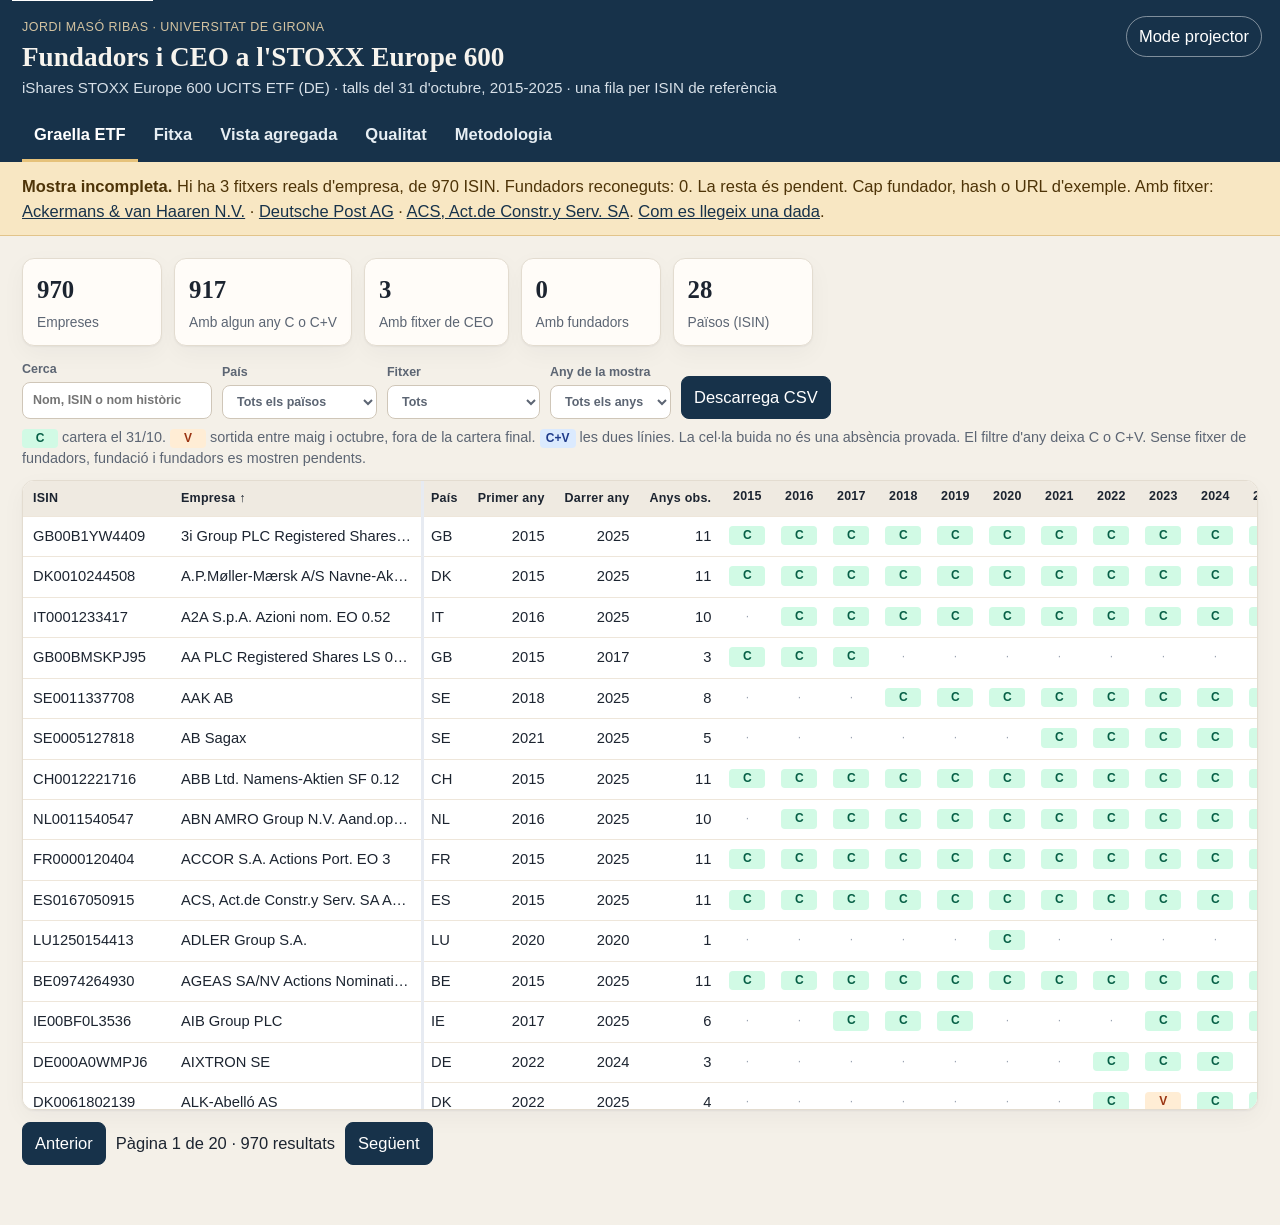
<file: index.html>
<!doctype html>
<html lang="ca">
<head>
<meta charset="utf-8">
<meta name="viewport" content="width=device-width, initial-scale=1">
<title>Fundadors i CEO · STOXX Europe 600</title>
<link rel="stylesheet" href="assets/app.css">
</head>
<body>
<a class="skip" href="#contingut">Ves al contingut</a>
<header>
  <div class="brand">
    <p class="kicker">Jordi Masó Ribas · Universitat de Girona</p>
    <h1>Fundadors i CEO a l'STOXX Europe 600</h1>
    <p class="sub">iShares STOXX Europe 600 UCITS ETF (DE) · talls del 31 d'octubre, 2015-2025 · una fila per ISIN de referència</p>
  </div>
  <div class="tools">
    <button type="button" id="proj" aria-pressed="false">Mode projector</button>
  </div>
  <nav id="nav" aria-label="Seccions">
    <a href="#graella" data-view="graella">Graella ETF</a>
    <a href="#fitxa" data-view="fitxa">Fitxa</a>
    <a href="#agregada" data-view="agregada">Vista agregada</a>
    <a href="#qualitat" data-view="qualitat">Qualitat</a>
    <a href="#metodologia" data-view="metodologia">Metodologia</a>
  </nav>
</header>
<div class="banner" id="banner"><p>S'estan llegint les dades.</p></div>
<main id="contingut" tabindex="-1"><p class="empty">S'estan carregant els fitxers.</p></main>
<div id="drawer" hidden>
  <div class="panel" id="panel" role="dialog" aria-modal="true" aria-labelledby="drawer-title"></div>
</div>
<script src="assets/rules.js"></script>
<script src="assets/app.js"></script>
</body>
</html>
</file>
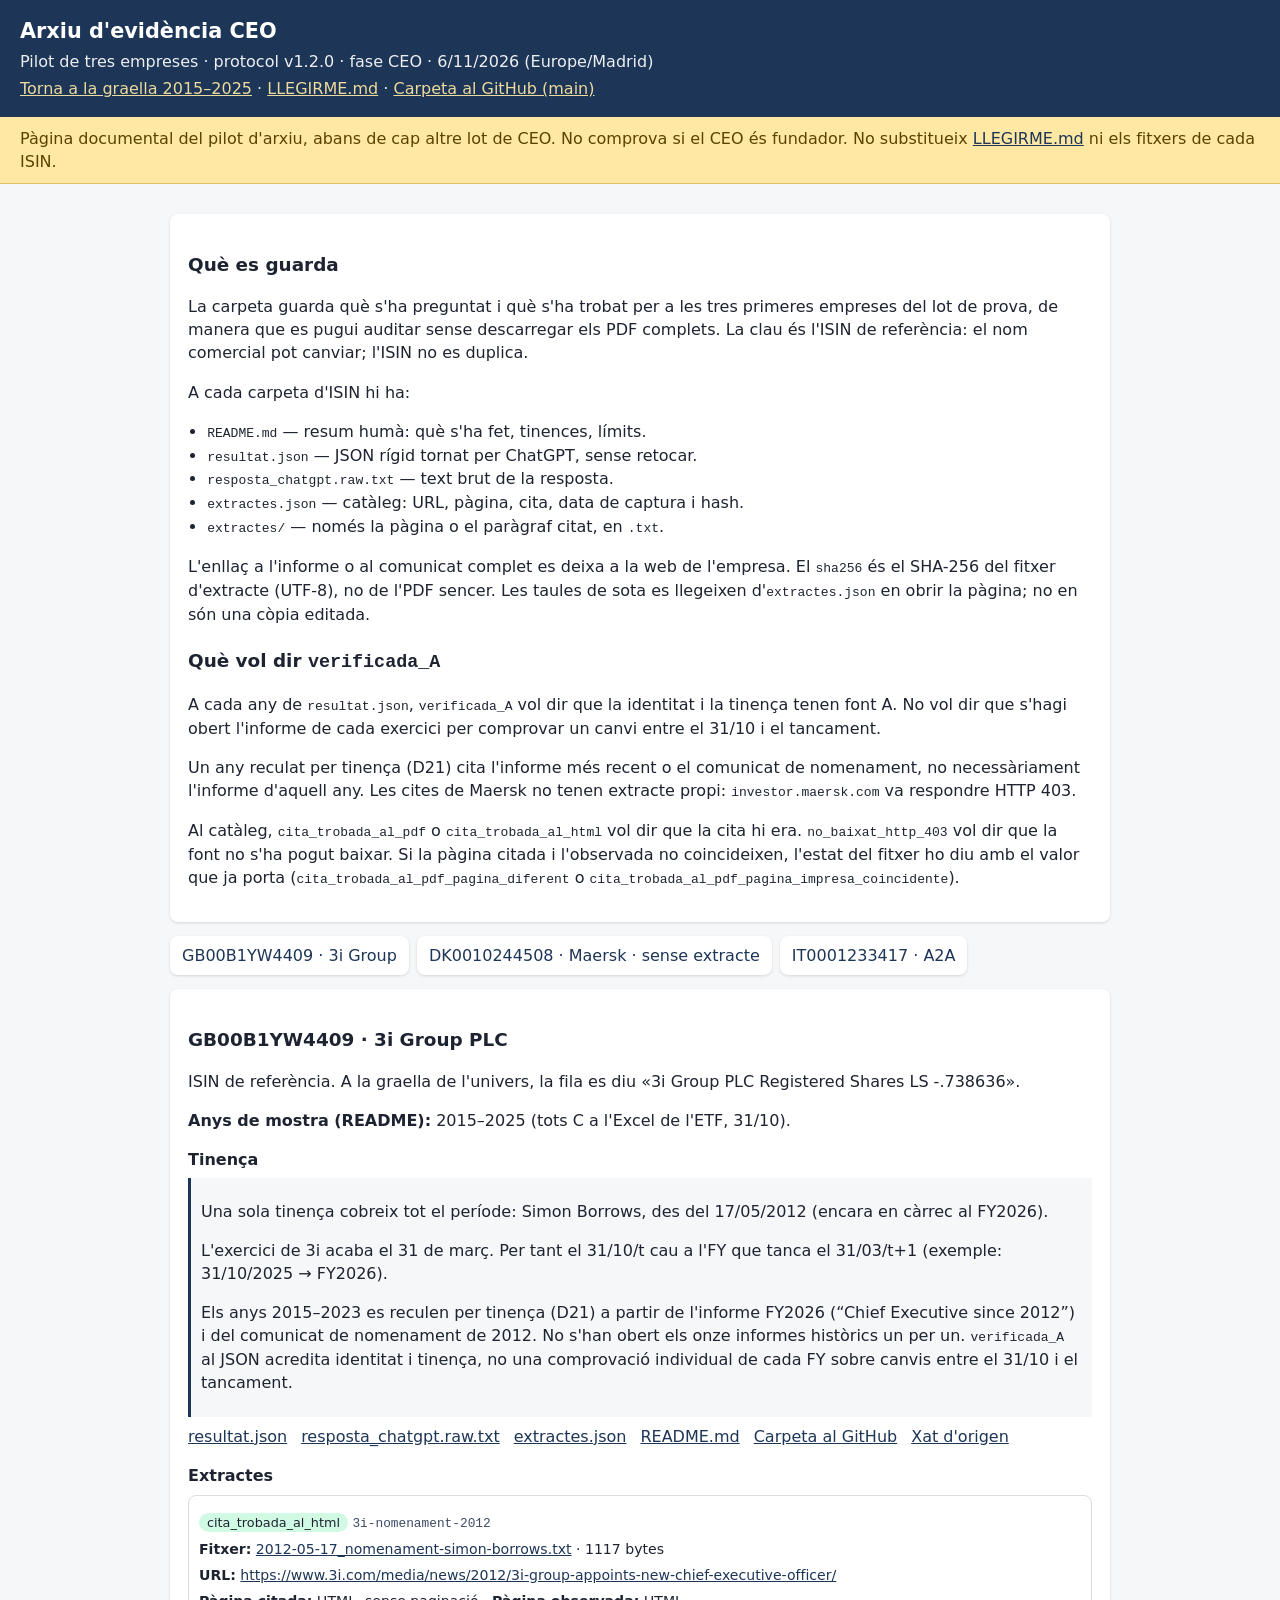
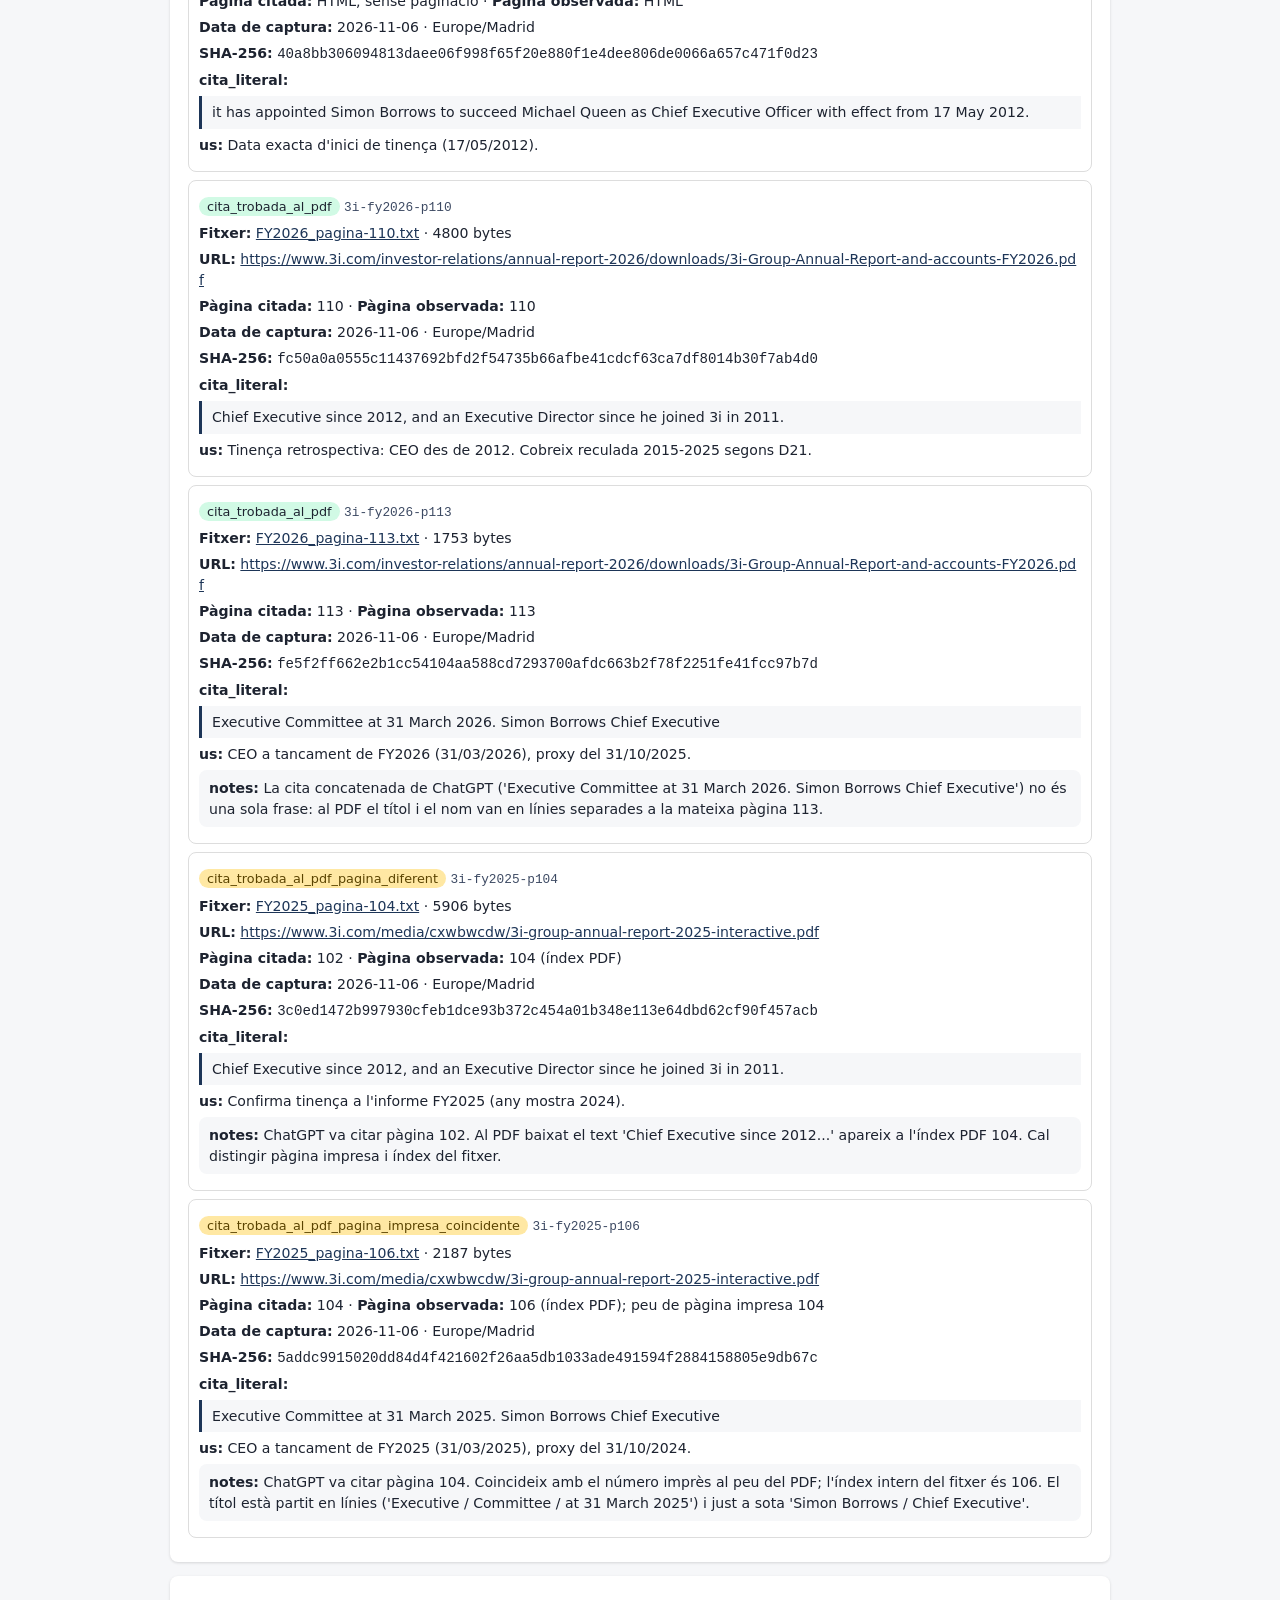
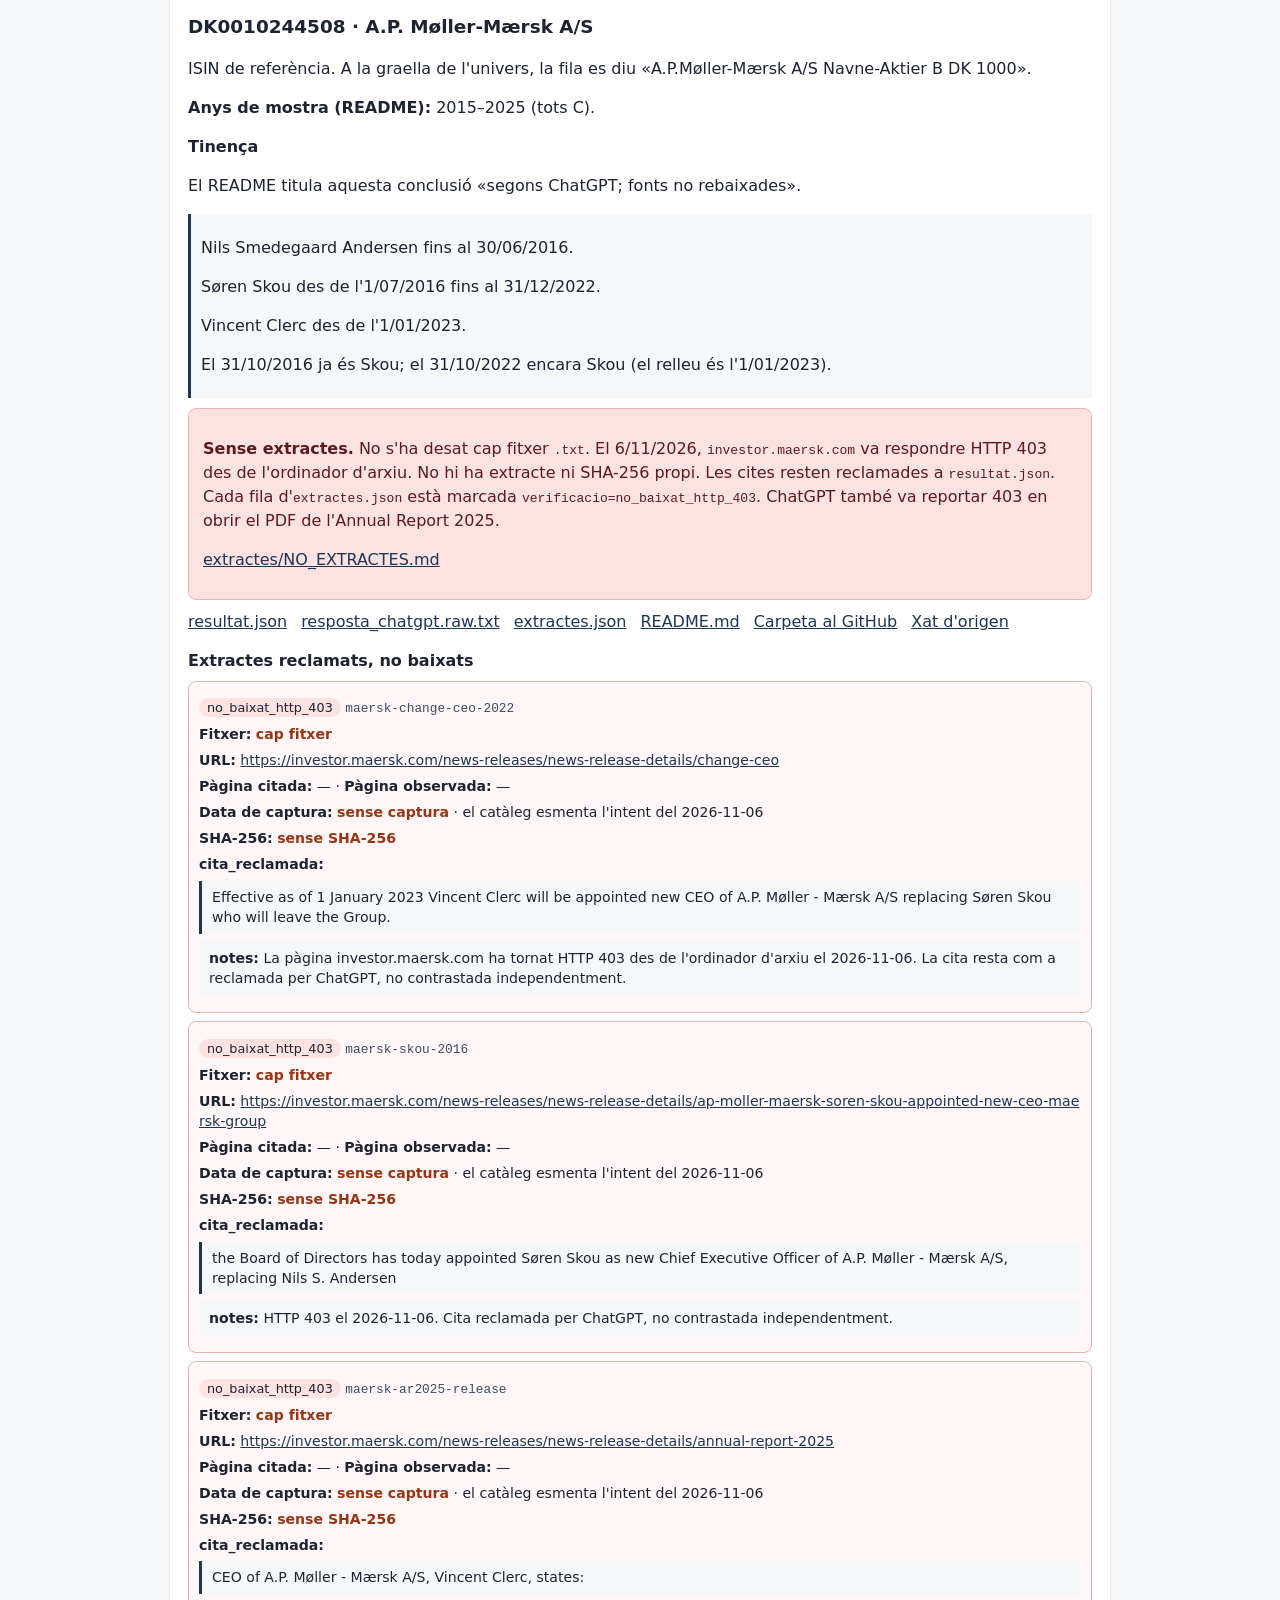
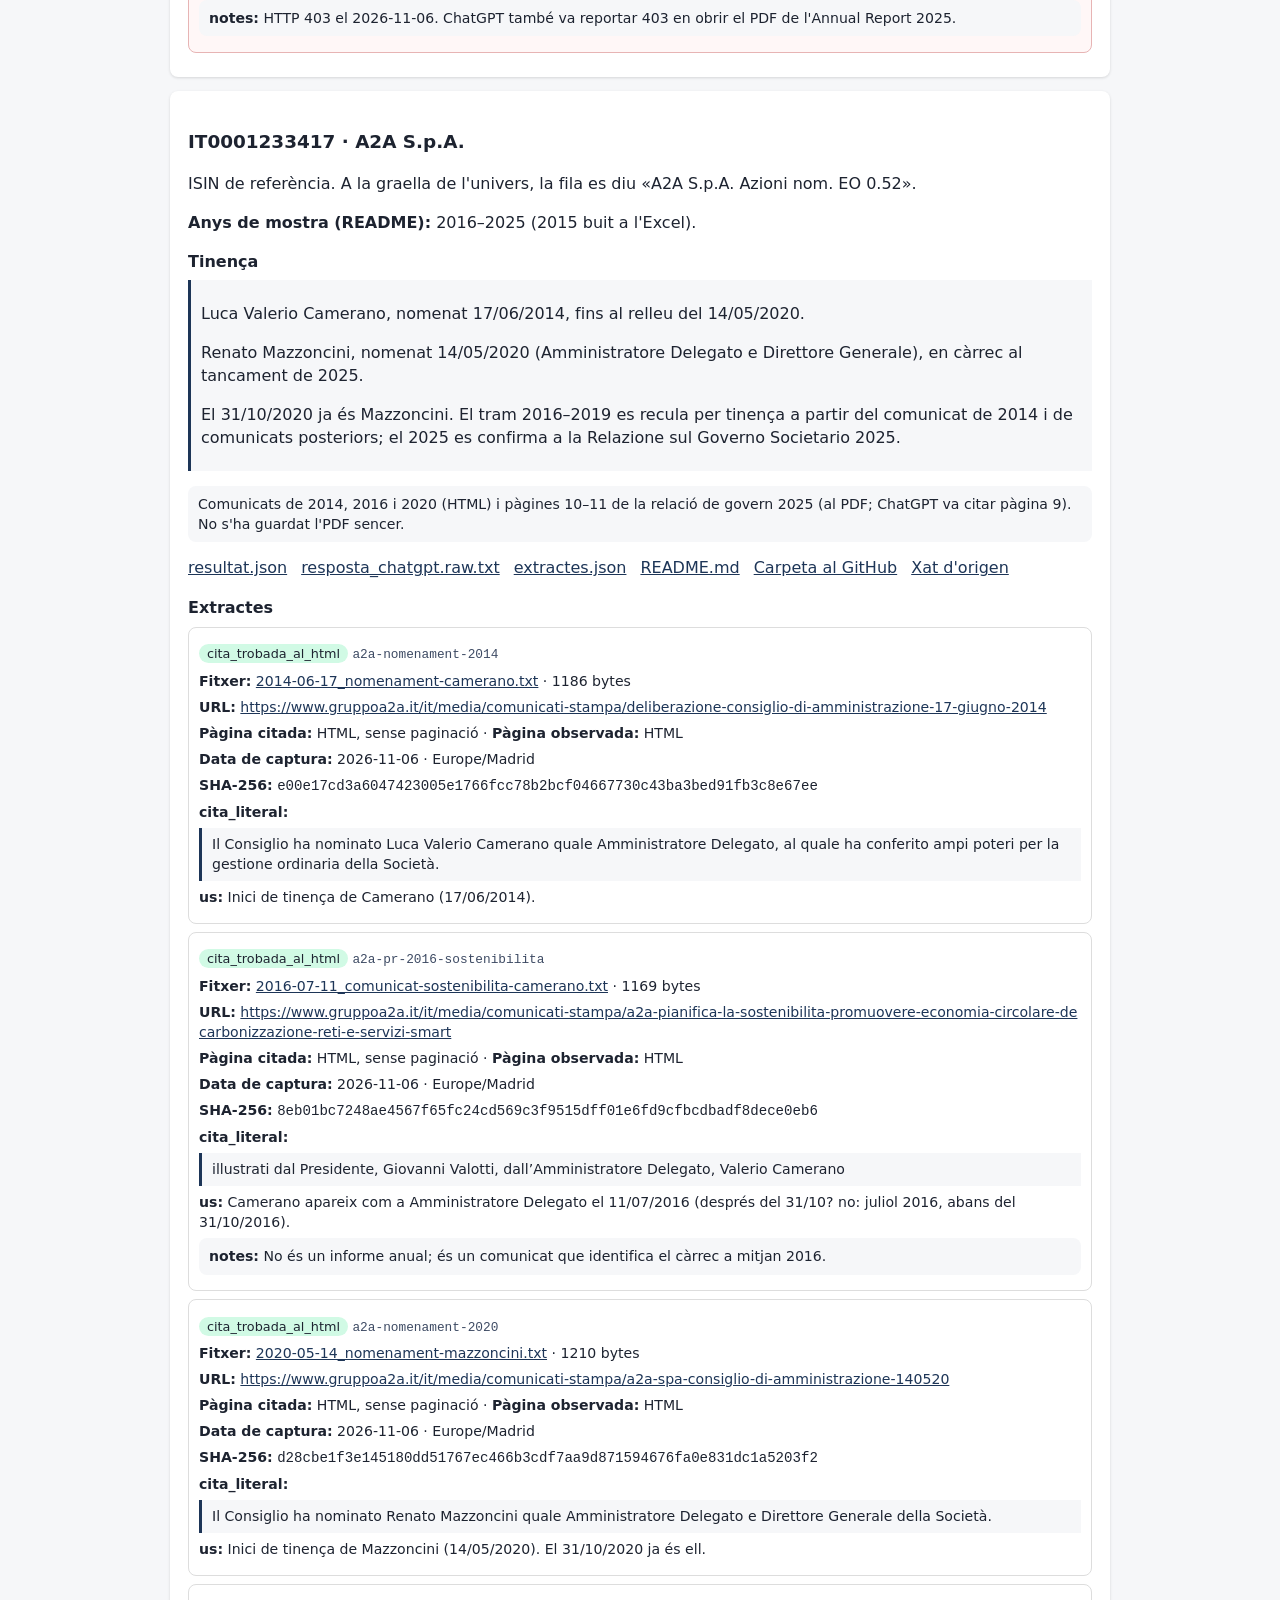
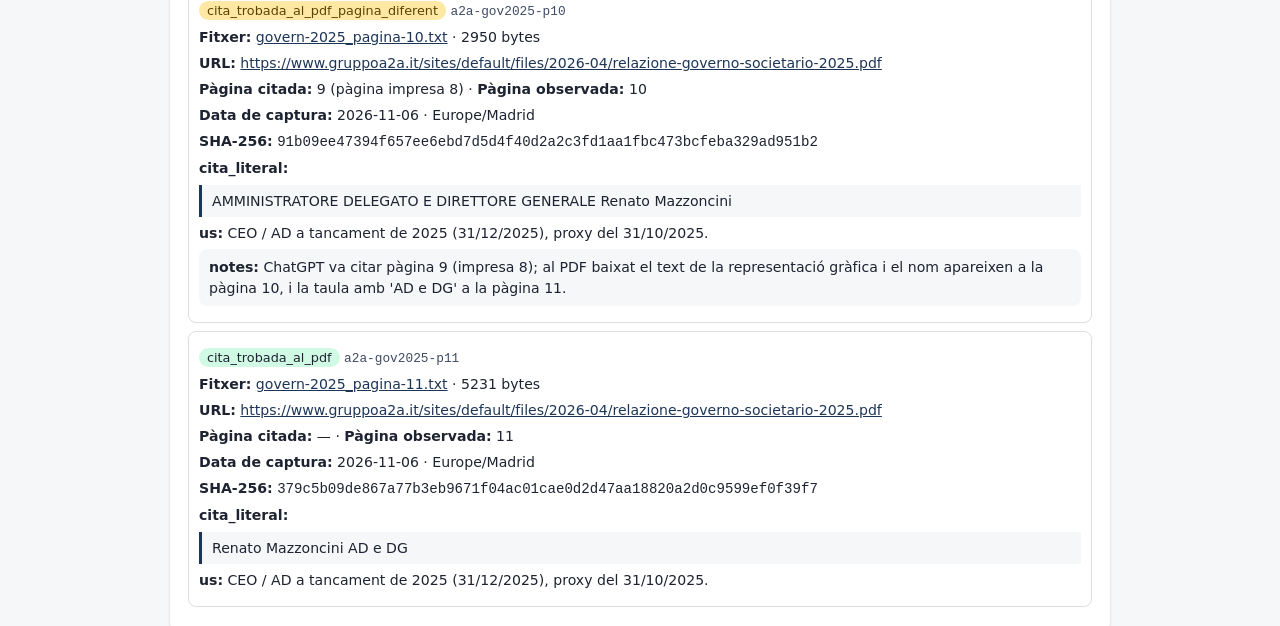
<file: evidencia/ceo/index.html>
<!doctype html>
<html lang="ca">
<head>
<meta charset="utf-8">
<meta name="viewport" content="width=device-width,initial-scale=1">
<title>Arxiu d'evidència CEO · Dashboard Fundadors</title>
<style>
*{box-sizing:border-box}
body{font-family:system-ui,sans-serif;margin:0;background:#f6f7f9;color:#1d2330;line-height:1.45}
header{background:#1d3557;color:#fff;padding:16px 20px}
h1{margin:0;font-size:1.3rem}
header p{margin:4px 0 0;opacity:.92}
header a{color:#ffe8a3}
.banner{background:#ffe8a3;color:#5a4300;padding:10px 20px;border-bottom:1px solid #e0c060}
.banner p{margin:0}
main{padding:16px 20px;max-width:980px;margin:auto}
h2{font-size:1.15rem;margin:1.4rem 0 .4rem}
h3{font-size:1rem;margin:1rem 0 .3rem}
a{color:#1d3557}
.card,.doc{background:#fff;border-radius:8px;padding:16px 18px;box-shadow:0 1px 3px #0002;margin:14px 0}
.navi{display:flex;gap:8px;flex-wrap:wrap;margin:12px 0}
.navi a{background:#fff;border-radius:8px;padding:8px 12px;box-shadow:0 1px 3px #0002;text-decoration:none}
.navi a:hover{background:#f0f5ff}
.links{display:flex;flex-wrap:wrap;gap:8px 14px;margin:8px 0}
.st{padding:2px 8px;border-radius:10px;font-size:.8rem}
.pendent{background:#eee}
.verificada{background:#d1fae5}
.discutida{background:#fde2e2}
.pagdiff{background:#ffe8a3;color:#5a4300}
.ev{border:1px solid #ddd;border-radius:8px;padding:10px;margin:8px 0;font-size:.88rem;background:#fff}
.ev p{margin:.35rem 0}
.evmiss{background:#fff7f7;border-color:#e7b4b4}
.miss{color:#9a3412;font-weight:600}
blockquote{margin:6px 0;padding:6px 10px;background:#f6f7f9;border-left:3px solid #1d3557}
.note{background:#f6f7f9;border-radius:8px;padding:8px 10px;font-size:.88rem}
.buit{background:#fde2e2;color:#5c1a1a;border:1px solid #e7b4b4;border-radius:8px;padding:12px 14px;margin:10px 0}
code,.url{word-break:break-all}
.id{font-size:.8rem;color:#3d4a63}
.back{margin:0 0 8px}
ul{margin:.3rem 0 .6rem;padding-left:1.2rem}
</style>
</head>
<body>
<header>
<h1>Arxiu d'evidència CEO</h1>
<p>Pilot de tres empreses · protocol v1.2.0 · fase CEO · 6/11/2026 (Europe/Madrid)</p>
<p><a href="../../">Torna a la graella 2015–2025</a> · <a href="LLEGIRME.md">LLEGIRME.md</a> · <a href="https://github.com/jmasoribas-max/dashboard-fundadors-proto/tree/main/evidencia/ceo">Carpeta al GitHub (main)</a></p>
</header>
<div class="banner">
<p>Pàgina documental del pilot d'arxiu, abans de cap altre lot de CEO. No comprova si el CEO és fundador. No substitueix <a href="LLEGIRME.md">LLEGIRME.md</a> ni els fitxers de cada ISIN.</p>
</div>
<main>
<section class="doc" id="que-es-guarda">
<h2>Què es guarda</h2>
<p>La carpeta guarda què s'ha preguntat i què s'ha trobat per a les tres primeres empreses del lot de prova, de manera que es pugui auditar sense descarregar els PDF complets. La clau és l'ISIN de referència: el nom comercial pot canviar; l'ISIN no es duplica.</p>
<p>A cada carpeta d'ISIN hi ha:</p>
<ul>
<li><code>README.md</code> — resum humà: què s'ha fet, tinences, límits.</li>
<li><code>resultat.json</code> — JSON rígid tornat per ChatGPT, sense retocar.</li>
<li><code>resposta_chatgpt.raw.txt</code> — text brut de la resposta.</li>
<li><code>extractes.json</code> — catàleg: URL, pàgina, cita, data de captura i hash.</li>
<li><code>extractes/</code> — només la pàgina o el paràgraf citat, en <code>.txt</code>.</li>
</ul>
<p>L'enllaç a l'informe o al comunicat complet es deixa a la web de l'empresa. El <code>sha256</code> és el SHA-256 del fitxer d'extracte (UTF-8), no de l'PDF sencer. Les taules de sota es llegeixen d'<code>extractes.json</code> en obrir la pàgina; no en són una còpia editada.</p>
<h2>Què vol dir <code>verificada_A</code></h2>
<p>A cada any de <code>resultat.json</code>, <code>verificada_A</code> vol dir que la identitat i la tinença tenen font A. No vol dir que s'hagi obert l'informe de cada exercici per comprovar un canvi entre el 31/10 i el tancament.</p>
<p>Un any reculat per tinença (D21) cita l'informe més recent o el comunicat de nomenament, no necessàriament l'informe d'aquell any. Les cites de Maersk no tenen extracte propi: <code>investor.maersk.com</code> va respondre HTTP 403.</p>
<p>Al catàleg, <code>cita_trobada_al_pdf</code> o <code>cita_trobada_al_html</code> vol dir que la cita hi era. <code>no_baixat_http_403</code> vol dir que la font no s'ha pogut baixar. Si la pàgina citada i l'observada no coincideixen, l'estat del fitxer ho diu amb el valor que ja porta (<code>cita_trobada_al_pdf_pagina_diferent</code> o <code>cita_trobada_al_pdf_pagina_impresa_coincidente</code>).</p>
</section>

<nav class="navi" aria-label="Empreses del pilot">
<a href="#GB00B1YW4409">GB00B1YW4409 · 3i Group</a>
<a href="#DK0010244508">DK0010244508 · Maersk · sense extracte</a>
<a href="#IT0001233417">IT0001233417 · A2A</a>
</nav>

<article class="card" id="GB00B1YW4409">
<h2>GB00B1YW4409 · 3i Group PLC</h2>
<p>ISIN de referència. A la graella de l'univers, la fila es diu «3i Group PLC Registered Shares LS -.738636».</p>
<p><b>Anys de mostra (README):</b> 2015–2025 (tots C a l'Excel de l'ETF, 31/10).</p>
<h3>Tinença</h3>
<blockquote>
<p>Una sola tinença cobreix tot el període: Simon Borrows, des del 17/05/2012 (encara en càrrec al FY2026).</p>
<p>L'exercici de 3i acaba el 31 de març. Per tant el 31/10/t cau a l'FY que tanca el 31/03/t+1 (exemple: 31/10/2025 → FY2026).</p>
<p>Els anys 2015–2023 es reculen per tinença (D21) a partir de l'informe FY2026 (“Chief Executive since 2012”) i del comunicat de nomenament de 2012. No s'han obert els onze informes històrics un per un. <code>verificada_A</code> al JSON acredita identitat i tinença, no una comprovació individual de cada FY sobre canvis entre el 31/10 i el tancament.</p>
</blockquote>
<p class="links">
<a href="GB00B1YW4409/resultat.json">resultat.json</a>
<a href="GB00B1YW4409/resposta_chatgpt.raw.txt">resposta_chatgpt.raw.txt</a>
<a href="GB00B1YW4409/extractes.json">extractes.json</a>
<a href="GB00B1YW4409/README.md">README.md</a>
<a href="https://github.com/jmasoribas-max/dashboard-fundadors-proto/tree/main/evidencia/ceo/GB00B1YW4409">Carpeta al GitHub</a>
<a href="https://chatgpt.com/g/g-p-6aedb79283e48191a10cf88b89500041-fundadors/c/6aedc918-c3b8-83ed-9e8e-10bca42f6e94">Xat d'origen</a>
</p>
<h3>Extractes</h3>
<div id="ext-GB00B1YW4409"><p>Llegint extractes.json…</p></div>
</article>

<article class="card" id="DK0010244508">
<h2>DK0010244508 · A.P. Møller-Mærsk A/S</h2>
<p>ISIN de referència. A la graella de l'univers, la fila es diu «A.P.Møller-Mærsk A/S Navne-Aktier B DK 1000».</p>
<p><b>Anys de mostra (README):</b> 2015–2025 (tots C).</p>
<h3>Tinença</h3>
<p>El README titula aquesta conclusió «segons ChatGPT; fonts no rebaixades».</p>
<blockquote>
<p>Nils Smedegaard Andersen fins al 30/06/2016.</p>
<p>Søren Skou des de l'1/07/2016 fins al 31/12/2022.</p>
<p>Vincent Clerc des de l'1/01/2023.</p>
<p>El 31/10/2016 ja és Skou; el 31/10/2022 encara Skou (el relleu és l'1/01/2023).</p>
</blockquote>
<div class="buit" role="status">
<p><strong>Sense extractes.</strong> No s'ha desat cap fitxer <code>.txt</code>. El 6/11/2026, <code>investor.maersk.com</code> va respondre HTTP 403 des de l'ordinador d'arxiu. No hi ha extracte ni SHA-256 propi. Les cites resten reclamades a <code>resultat.json</code>. Cada fila d'<code>extractes.json</code> està marcada <code>verificacio=no_baixat_http_403</code>. ChatGPT també va reportar 403 en obrir el PDF de l'Annual Report 2025.</p>
<p><a href="DK0010244508/extractes/NO_EXTRACTES.md">extractes/NO_EXTRACTES.md</a></p>
</div>
<p class="links">
<a href="DK0010244508/resultat.json">resultat.json</a>
<a href="DK0010244508/resposta_chatgpt.raw.txt">resposta_chatgpt.raw.txt</a>
<a href="DK0010244508/extractes.json">extractes.json</a>
<a href="DK0010244508/README.md">README.md</a>
<a href="https://github.com/jmasoribas-max/dashboard-fundadors-proto/tree/main/evidencia/ceo/DK0010244508">Carpeta al GitHub</a>
<a href="https://chatgpt.com/g/g-p-6aedb79283e48191a10cf88b89500041-fundadors/c/6aedc9a8-2954-83ed-a0a7-9e14f61859f6">Xat d'origen</a>
</p>
<h3>Extractes reclamats, no baixats</h3>
<div id="ext-DK0010244508"><p>Llegint extractes.json…</p></div>
</article>

<article class="card" id="IT0001233417">
<h2>IT0001233417 · A2A S.p.A.</h2>
<p>ISIN de referència. A la graella de l'univers, la fila es diu «A2A S.p.A. Azioni nom. EO 0.52».</p>
<p><b>Anys de mostra (README):</b> 2016–2025 (2015 buit a l'Excel).</p>
<h3>Tinença</h3>
<blockquote>
<p>Luca Valerio Camerano, nomenat 17/06/2014, fins al relleu del 14/05/2020.</p>
<p>Renato Mazzoncini, nomenat 14/05/2020 (Amministratore Delegato e Direttore Generale), en càrrec al tancament de 2025.</p>
<p>El 31/10/2020 ja és Mazzoncini. El tram 2016–2019 es recula per tinença a partir del comunicat de 2014 i de comunicats posteriors; el 2025 es confirma a la Relazione sul Governo Societario 2025.</p>
</blockquote>
<p class="note">Comunicats de 2014, 2016 i 2020 (HTML) i pàgines 10–11 de la relació de govern 2025 (al PDF; ChatGPT va citar pàgina 9). No s'ha guardat l'PDF sencer.</p>
<p class="links">
<a href="IT0001233417/resultat.json">resultat.json</a>
<a href="IT0001233417/resposta_chatgpt.raw.txt">resposta_chatgpt.raw.txt</a>
<a href="IT0001233417/extractes.json">extractes.json</a>
<a href="IT0001233417/README.md">README.md</a>
<a href="https://github.com/jmasoribas-max/dashboard-fundadors-proto/tree/main/evidencia/ceo/IT0001233417">Carpeta al GitHub</a>
<a href="https://chatgpt.com/g/g-p-6aedb79283e48191a10cf88b89500041-fundadors/c/6aedc9f3-b9c8-83ed-9717-2b1f68f9ca4e">Xat d'origen</a>
</p>
<h3>Extractes</h3>
<div id="ext-IT0001233417"><p>Llegint extractes.json…</p></div>
</article>
</main>
<script>
const ISINS=["GB00B1YW4409","DK0010244508","IT0001233417"];
const esc=s=>String(s==null?"":s).replace(/[&<>"]/g,c=>({"&":"&amp;","<":"&lt;",">":"&gt;",'"':"&quot;"}[c]));
function dash(v){return v==null||v===""?"—":esc(v)}
function statusClass(v){
  if(v==="no_baixat_http_403")return "discutida";
  if(typeof v==="string"&&v.indexOf("pagina_")>=0)return "pagdiff";
  if(typeof v==="string"&&v.indexOf("cita_trobada")===0)return "verificada";
  return "pendent";
}
function captura(row){
  if(row.data_captura)return esc(row.data_captura)+(row.zona_horaria_captura?" · "+esc(row.zona_horaria_captura):"");
  const m=String(row.notes||"").match(/\d{4}-\d{2}-\d{2}/);
  if(row.verificacio==="no_baixat_http_403")return '<span class="miss">sense captura</span>'+(m?" · el catàleg esmenta l'intent del "+esc(m[0]):"");
  return "—";
}
function card(isin,row){
  const ver=row.verificacio||"";
  const file=row.fitxer_extracte
    ?`<a href="${esc(isin)}/extractes/${esc(row.fitxer_extracte)}">${esc(row.fitxer_extracte)}</a>`
    :'<span class="miss">cap fitxer</span>';
  const sha=row.sha256?`<code>${esc(row.sha256)}</code>`:'<span class="miss">sense SHA-256</span>';
  const citaKey=row.cita_literal!=null?"cita_literal":(row.cita_reclamada!=null?"cita_reclamada":"");
  const cita=citaKey?`<p><b>${esc(citaKey)}:</b></p><blockquote>${esc(row[citaKey])}</blockquote>`:"";
  const url=row.url?`<a class="url" href="${esc(row.url)}">${esc(row.url)}</a>`:"—";
  const bytes=row.bytes!=null?" · "+esc(String(row.bytes))+" bytes":"";
  const notes=row.notes?`<p class="note"><b>notes:</b> ${esc(row.notes)}</p>`:"";
  const us=row.us?`<p><b>us:</b> ${esc(row.us)}</p>`:"";
  const idAttr=/^[A-Za-z0-9_-]+$/.test(String(row.id||""))?` id="ext-${esc(row.id)}"`:"";
  return `<article class="ev${ver==="no_baixat_http_403"?" evmiss":""}"${idAttr}>
<p><span class="st ${statusClass(ver)}">${dash(ver)}</span> <code class="id">${dash(row.id)}</code></p>
<p><b>Fitxer:</b> ${file}${bytes}</p>
<p><b>URL:</b> ${url}</p>
<p><b>Pàgina citada:</b> ${dash(row.pagina_citada)} · <b>Pàgina observada:</b> ${dash(row.pagina_observada)}</p>
<p><b>Data de captura:</b> ${captura(row)}</p>
<p><b>SHA-256:</b> ${sha}</p>
${cita}${us}${notes}
</article>`;
}
async function load(isin){
  const host=document.getElementById("ext-"+isin);
  try{
    const res=await fetch(isin+"/extractes.json");
    if(!res.ok)throw new Error("HTTP "+res.status);
    const rows=await res.json();
    if(!Array.isArray(rows)||!rows.length){
      host.innerHTML='<p class="buit">extractes.json no té files.</p>';
      return;
    }
    host.innerHTML=rows.map(row=>card(isin,row)).join("");
  }catch(err){
    host.innerHTML='<p class="buit">No s\'ha pogut llegir '+esc(isin)+'/extractes.json ('+esc(err.message||err)+'). El catàleg continua al fitxer.</p>';
  }
}
ISINS.forEach(load);
</script>
</body>
</html>
</file>
<file: assets/app.css>
:root {
  --ink: #1c2430;
  --muted: #5c6573;
  --paper: #f4f0e8;
  --card: #fffcf8;
  --line: #e3dcd0;
  --navy: #17324a;
  --navy-2: #214864;
  --teal: #0e6b64;
  --gold: #8a5a12;
  --focus: #0e6b64;
  --isin-w: 148px;
  --nom-w: 250px;
  --shadow: 0 1px 2px rgba(28, 36, 48, .06), 0 8px 24px rgba(28, 36, 48, .04);
  --sans: "Segoe UI", "Helvetica Neue", Helvetica, Arial, sans-serif;
  --serif: "Iowan Old Style", "Palatino Linotype", Palatino, Georgia, serif;
}
* { box-sizing: border-box; }
html { scroll-behavior: smooth; }
body {
  margin: 0;
  color: var(--ink);
  background: var(--paper);
  font-family: var(--sans);
  font-size: 16.5px;
  line-height: 1.5;
}
body.projector { font-size: 19px; }
.skip {
  position: absolute; left: 12px; top: -40px; background: #fff; color: var(--navy);
  padding: 8px 12px; z-index: 30;
}
.skip:focus { top: 8px; }
:focus-visible { outline: 3px solid var(--focus); outline-offset: 2px; }
header {
  background: var(--navy);
  color: #f7f4ee;
  padding: 18px 22px 0;
  position: sticky; top: 0; z-index: 8;
}
.brand { max-width: 1440px; margin: 0 auto; }
.kicker { margin: 0; letter-spacing: .04em; text-transform: uppercase; font-size: .78rem; color: #d5c4a1; }
h1 { font-family: var(--serif); font-weight: 600; font-size: 1.7rem; line-height: 1.2; margin: 4px 0; }
.sub { margin: 0 0 12px; color: #d7e0e8; font-size: .95rem; }
.tools { position: absolute; right: 18px; top: 16px; }
#proj {
  background: transparent; color: #fff; border: 1px solid rgba(255,255,255,.45);
  border-radius: 999px; padding: 7px 12px; cursor: pointer; font: inherit;
}
#proj[aria-pressed="true"] { background: #e6c27a; color: #1c2430; border-color: #e6c27a; }
nav {
  max-width: 1440px; margin: 0 auto; display: flex; gap: 4px; flex-wrap: wrap;
}
nav a {
  color: #e7eef3; text-decoration: none; padding: 10px 12px 12px;
  border-bottom: 3px solid transparent; font-weight: 600;
}
nav a[aria-current="page"] { border-color: #e6c27a; color: #fff; }
.banner {
  background: #f8e7c3; color: #4e3408; border-bottom: 1px solid #e2c48a;
  padding: 12px 22px;
}
.banner .inner { max-width: 1440px; margin: 0 auto; }
.banner p { margin: 0 0 6px; }
.banner p:last-child { margin: 0; }
.banner a { color: #17324a; }
main { max-width: 1440px; margin: 0 auto; padding: 18px 22px 48px; }
h2, h3 { font-family: var(--serif); font-weight: 600; line-height: 1.25; }
h2 { font-size: 1.45rem; margin: 0 0 8px; }
h3 { font-size: 1.15rem; margin: 1.2rem 0 .4rem; }
p { margin: .4rem 0 .7rem; }
.kpis { display: flex; gap: 12px; flex-wrap: wrap; margin: 4px 0 14px; }
.kpi {
  background: var(--card); border: 1px solid var(--line); border-radius: 12px;
  padding: 12px 14px; min-width: 140px; box-shadow: var(--shadow);
}
.kpi b { display: block; font-family: var(--serif); font-size: 1.55rem; font-weight: 600; }
.kpi span { color: var(--muted); font-size: .86rem; }
.ctl { display: flex; gap: 10px; flex-wrap: wrap; align-items: end; margin-bottom: 8px; }
label.f { display: flex; flex-direction: column; gap: 3px; font-size: .78rem; color: var(--muted); font-weight: 650; }
input, select, button {
  font: inherit; color: inherit; background: #fff; border: 1px solid #cfc6b8; border-radius: 8px; padding: 8px 10px;
}
button.primary, button.solid { background: var(--navy); color: #fff; border-color: var(--navy); cursor: pointer; }
button.solid { padding: 8px 12px; }
.hint { color: var(--muted); font-size: .9rem; margin: 0 0 10px; }
.wrap {
  overflow: auto; background: var(--card); border: 1px solid var(--line); border-radius: 12px;
  box-shadow: var(--shadow); max-height: min(70vh, 860px);
}
.sheet-body .wrap { max-height: none; box-shadow: none; }
table.dense { min-width: 1080px; }
table.dense th, table.dense td { white-space: nowrap; }
body.projector .wrap { max-height: none; }
table { border-collapse: separate; border-spacing: 0; width: 100%; font-size: .92rem; }
th, td { padding: 8px 10px; border-bottom: 1px solid #eee6da; text-align: left; vertical-align: top; background: #fff; }
th { position: sticky; top: 0; z-index: 3; background: #efeae1; cursor: pointer; white-space: nowrap; font-size: .78rem; letter-spacing: .02em; }
tr.r:hover td { background: #f4f7fb; }
.pin { position: sticky; z-index: 2; }
th.pin { z-index: 4; background: #efeae1; }
td.pin1, th.pin1 { left: 0; width: var(--isin-w); min-width: var(--isin-w); max-width: var(--isin-w); }
td.pin2, th.pin2 { left: var(--isin-w); width: var(--nom-w); min-width: var(--nom-w); max-width: var(--nom-w); box-shadow: 3px 0 0 #e7ebf2; }
.nm { display: block; overflow: hidden; text-overflow: ellipsis; white-space: nowrap; }
tr.r:hover td.pin { background: #f4f7fb; }
td.y, th.y { text-align: center; padding: 6px 4px; min-width: 52px; }
td.num, th.num { text-align: right; font-variant-numeric: tabular-nums; }
th.yon, td.yon { background: #e4edf8; }
tr.r:hover td.yon { background: #d5e4f6; }
.mk { display: inline-block; min-width: 36px; text-align: center; border-radius: 4px; font-size: .75rem; font-weight: 750; padding: 2px 4px; line-height: 1.3; }
.mk.C { background: #d1fae5; color: #065f46; }
.mk.V { background: #ffedd5; color: #9a3412; }
.mk.CV { background: #dbeafe; color: #1e3a8a; }
.mk.E { color: #9aa3b2; background: transparent; font-weight: 500; min-width: 16px; }
.st, .tag { display: inline-block; padding: 2px 8px; border-radius: 999px; font-size: .78rem; font-weight: 700; line-height: 1.4; }
.tag.fundador, .st.verificada_A { background: #d9f2e6; color: #145c38; }
.tag.familia { background: #f8e7c8; color: #7a4e09; }
.tag.professional, .st.verificada_B { background: #d9e6f5; color: #163e66; }
.tag.pendent, .st.sense_estat, .st.altre { background: #eceae4; color: #4e4a44; }
.st.reculada_per_tinenca { background: #fde8c8; color: #7a4e09; }
.st.no_trobat, .st.unclear { background: #f8d6d2; color: #7a2e24; }
.pg { display: flex; gap: 10px; align-items: center; margin: 12px 0; }
.sheet { display: grid; grid-template-columns: 280px minmax(0, 1fr); gap: 16px; align-items: start; }
.finder, .card, article.sheet-body {
  background: var(--card); border: 1px solid var(--line); border-radius: 12px; box-shadow: var(--shadow);
}
.finder { padding: 12px; position: sticky; top: 132px; max-height: calc(100vh - 150px); overflow: auto; }
.finder h3 { font-size: 1rem; margin: 12px 0 4px; }
.when { margin: 2px 0 8px; font-size: .85rem; color: var(--muted); }
.finder ul { list-style: none; margin: 0 0 12px; padding: 0; }
.finder li { margin: 0; }
.finder a, .textlink { color: var(--navy); }
.finder a { display: block; padding: 6px 6px; border-radius: 8px; text-decoration: none; }
.finder a[aria-current="true"], .finder a:hover { background: #e7f0f4; }
.finder small { display: block; color: var(--muted); font-family: ui-monospace, monospace; font-size: .75rem; }
.sheet-body { padding: 18px 18px 28px; min-width: 0; }
.meta { display: grid; grid-template-columns: repeat(auto-fit, minmax(180px, 1fr)); gap: 8px 16px; margin: 8px 0 14px; }
.meta div { background: #f7f4ee; border-radius: 8px; padding: 8px 10px; }
.meta b { display: block; font-size: .75rem; color: var(--muted); font-weight: 650; }
.note { background: #f7f4ee; border-left: 3px solid var(--navy); border-radius: 0 8px 8px 0; padding: 8px 12px; }
.pre { white-space: pre-wrap; }
.hole { background: #f7f1e4; border: 1px dashed #c4b08a; border-radius: 8px; padding: 8px 12px; color: #5c4a2e; }
.empty { color: var(--muted); }
button.datum {
  background: transparent; border: 0; border-bottom: 1px dotted var(--teal); border-radius: 0;
  color: #0d3f46; padding: 0 0 1px; cursor: pointer; text-align: left; font: inherit;
}
button.datum:hover { background: #e5f3f1; }
.chips { display: flex; flex-wrap: wrap; gap: 6px; margin: 8px 0; }
.chips .chip { border: 1px solid var(--line); border-radius: 8px; padding: 4px 6px; background: #fff; min-width: 58px; text-align: center; }
.chips .yr { display: block; font-size: .72rem; color: var(--muted); }
.gantt-wrap { overflow-x: auto; border: 1px solid var(--line); border-radius: 12px; background: #fff; padding: 8px 8px 12px; }
.gantt { min-width: 760px; --lane: 210px; }
.axis { position: relative; height: 22px; margin-left: var(--lane); }
.axis span { position: absolute; transform: translateX(-50%); font-size: .72rem; color: var(--muted); }
.lane { display: grid; grid-template-columns: var(--lane) minmax(0, 1fr); gap: 8px; align-items: center; margin: 4px 0; }
.lane-name { font-weight: 650; }
.track { position: relative; height: 42px; background: #f6f3ed; border-radius: 8px; }
.win { position: absolute; top: 0; bottom: 0; background: rgba(23, 50, 74, .07); z-index: 0; pointer-events: none; }
.tick { position: absolute; top: 0; bottom: 0; width: 1px; background: rgba(23, 50, 74, .28); z-index: 1; pointer-events: none; }
.bar {
  position: absolute; top: 8px; height: 26px; border: 0; padding: 0; background: transparent; cursor: pointer; border-radius: 6px; z-index: 2;
}
.bar:hover { outline: 2px solid var(--navy); }
.seg { position: absolute; top: 0; bottom: 0; border-radius: 5px; }
.seg.solid { background: var(--teal); }
.seg.ratllat {
  background: repeating-linear-gradient(135deg, #0e6b64 0 3px, #d7eeeb 3px 7px);
  border: 1px solid #0e6b64;
}
.seg.obert {
  background: repeating-linear-gradient(90deg, rgba(14,107,100,.85) 0 7px, rgba(14,107,100,.15) 7px 11px);
  border: 1px dashed #0e6b64;
}
.cap { margin: 0 0 2px 190px; color: var(--muted); font-size: .82rem; }
.legend { display: flex; gap: 14px; flex-wrap: wrap; list-style: none; padding: 0; margin: 8px 0; }
.legend i, .sw { display: inline-block; width: 14px; height: 14px; border-radius: 3px; margin-right: 6px; vertical-align: -2px; }
.sw.fundador, .legend .fundador { background: #1f7a4d; }
.sw.familia, .legend .familia { background: #b7791f; }
.sw.professional, .legend .professional { background: #1d4e89; }
.sw.pendent, .legend .pendent { background: #6f6a62; }
.chart { width: 100%; height: auto; display: block; }
.chart text { font-family: var(--sans); fill: var(--ink); }
.wide { overflow-x: auto; }
#drawer[hidden] { display: none !important; }
#drawer { position: fixed; inset: 0; z-index: 20; background: rgba(16, 20, 26, .48); display: flex; justify-content: flex-end; }
.panel {
  width: min(640px, 100%); height: 100%; overflow: auto; background: #fff;
  padding: 18px 20px 48px; box-shadow: -12px 0 40px rgba(0,0,0,.18);
}
.panel h2 { margin-top: 0; }
.ev {
  border: 1px solid var(--line); border-radius: 12px; padding: 12px; margin: 12px 0; background: #fff;
}
.ev h3 { margin-top: 0; }
blockquote {
  margin: 8px 0; padding: 8px 12px; background: #f6f3ed; border-left: 3px solid var(--navy);
  white-space: pre-wrap;
}
code, .mono { font-family: ui-monospace, SFMono-Regular, Menlo, Consolas, monospace; font-size: .82em; word-break: break-all; }
.kv { display: grid; grid-template-columns: 11.5rem minmax(0, 1fr); gap: 4px 10px; font-size: .92rem; }
.kv b { color: var(--muted); font-weight: 650; }
.badges { display: flex; gap: 6px; flex-wrap: wrap; margin: 6px 0; }
.badge { font-size: .75rem; font-weight: 700; border-radius: 999px; padding: 2px 8px; background: #efeae1; }
.badge.ok { background: #d9f2e6; color: #145c38; }
.badge.warn { background: #f8e7c3; color: #6a4a10; }
a.ext { color: var(--teal); word-break: break-all; }
.radios { display: flex; gap: 8px; flex-wrap: wrap; }
.radios label { display: flex; gap: 6px; align-items: center; background: #fff; border: 1px solid var(--line); border-radius: 999px; padding: 6px 10px; font-size: .9rem; }
details { margin: 10px 0; }
summary { cursor: pointer; font-weight: 700; }
.method h2 { margin-top: 1.4rem; }
.method ul { margin-top: .2rem; }
@media (max-width: 860px) {
  .tools { position: static; margin: 8px 0; }
  header { position: static; }
  .sheet { grid-template-columns: 1fr; }
  .finder { position: static; max-height: none; }
  .pin { position: static; box-shadow: none; }
  td.pin1, th.pin1, td.pin2, th.pin2 { left: auto; width: auto; min-width: 0; max-width: none; }
  .lane, .axis, .cap { margin-left: 0; }
  .lane { grid-template-columns: 1fr; }
  .axis { margin-left: 0; }
  .kv { grid-template-columns: 1fr; }
  h1 { font-size: 1.35rem; }
}
</file>
